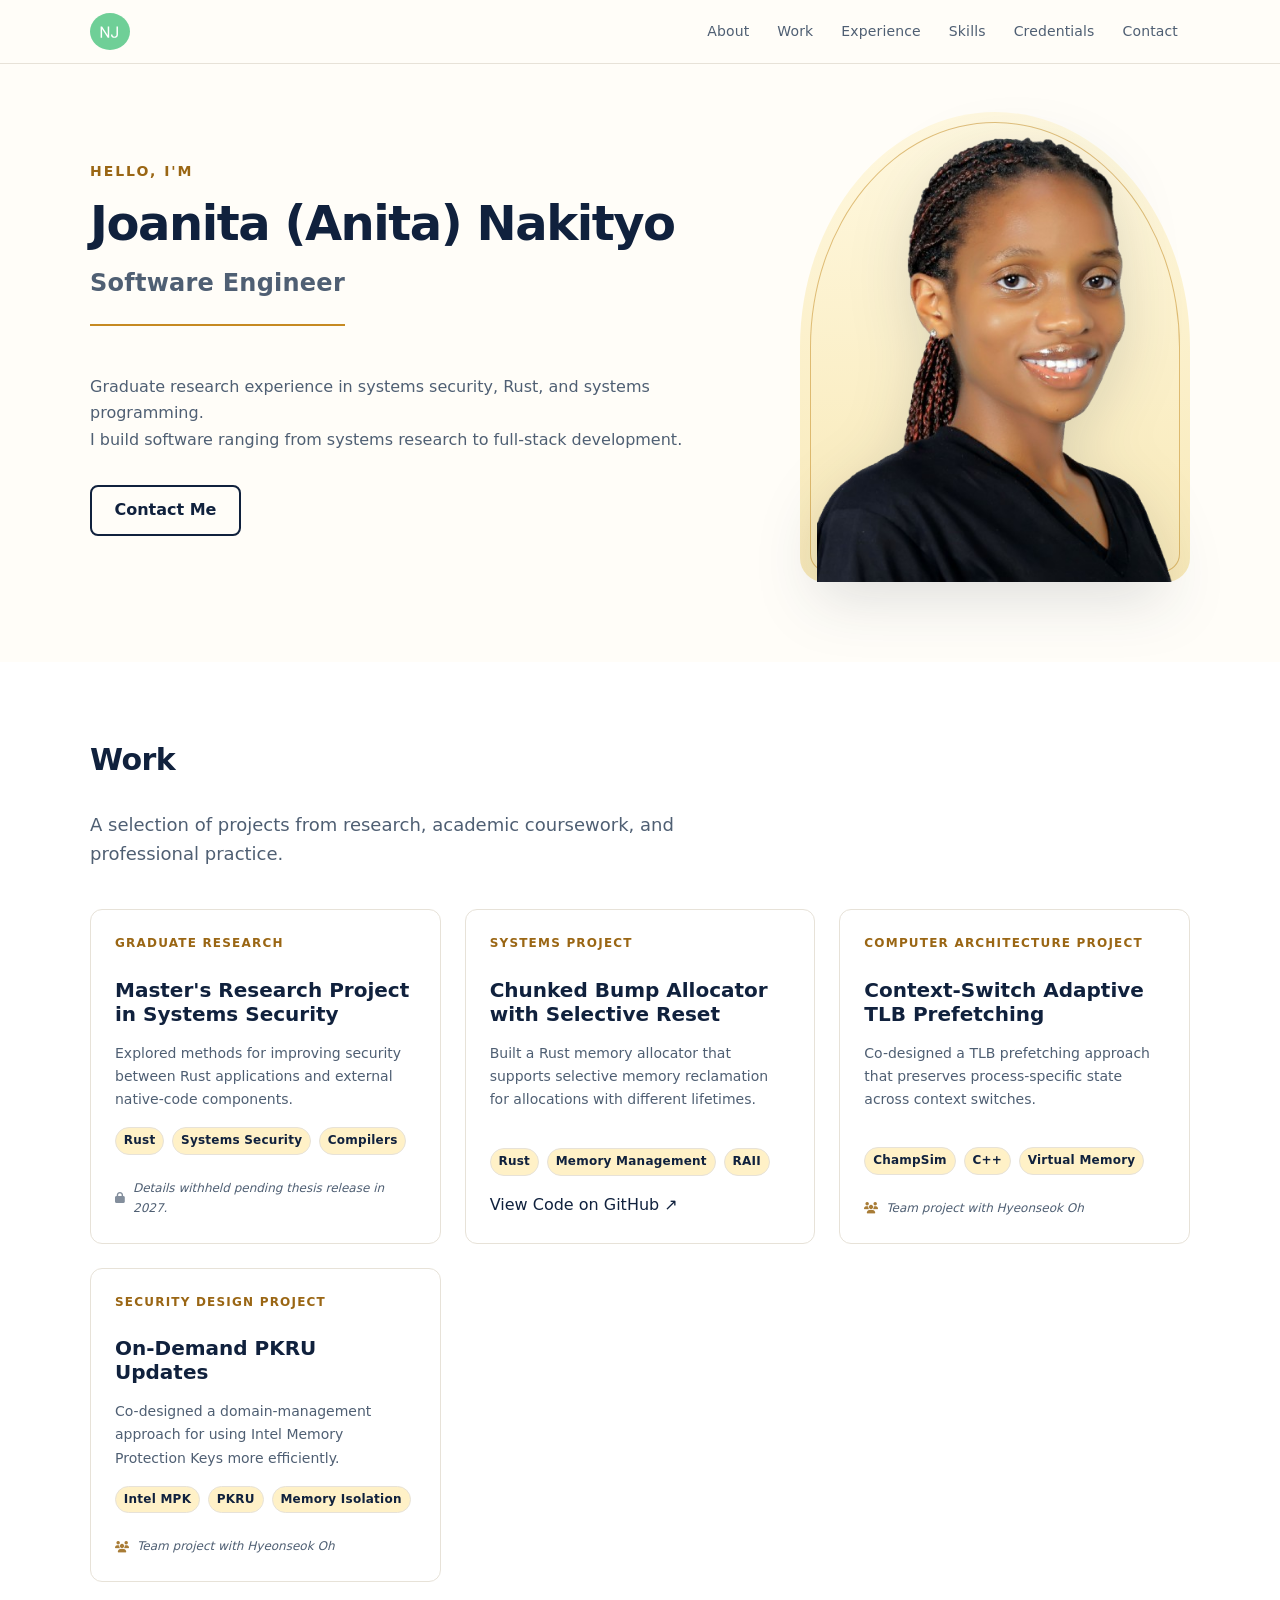
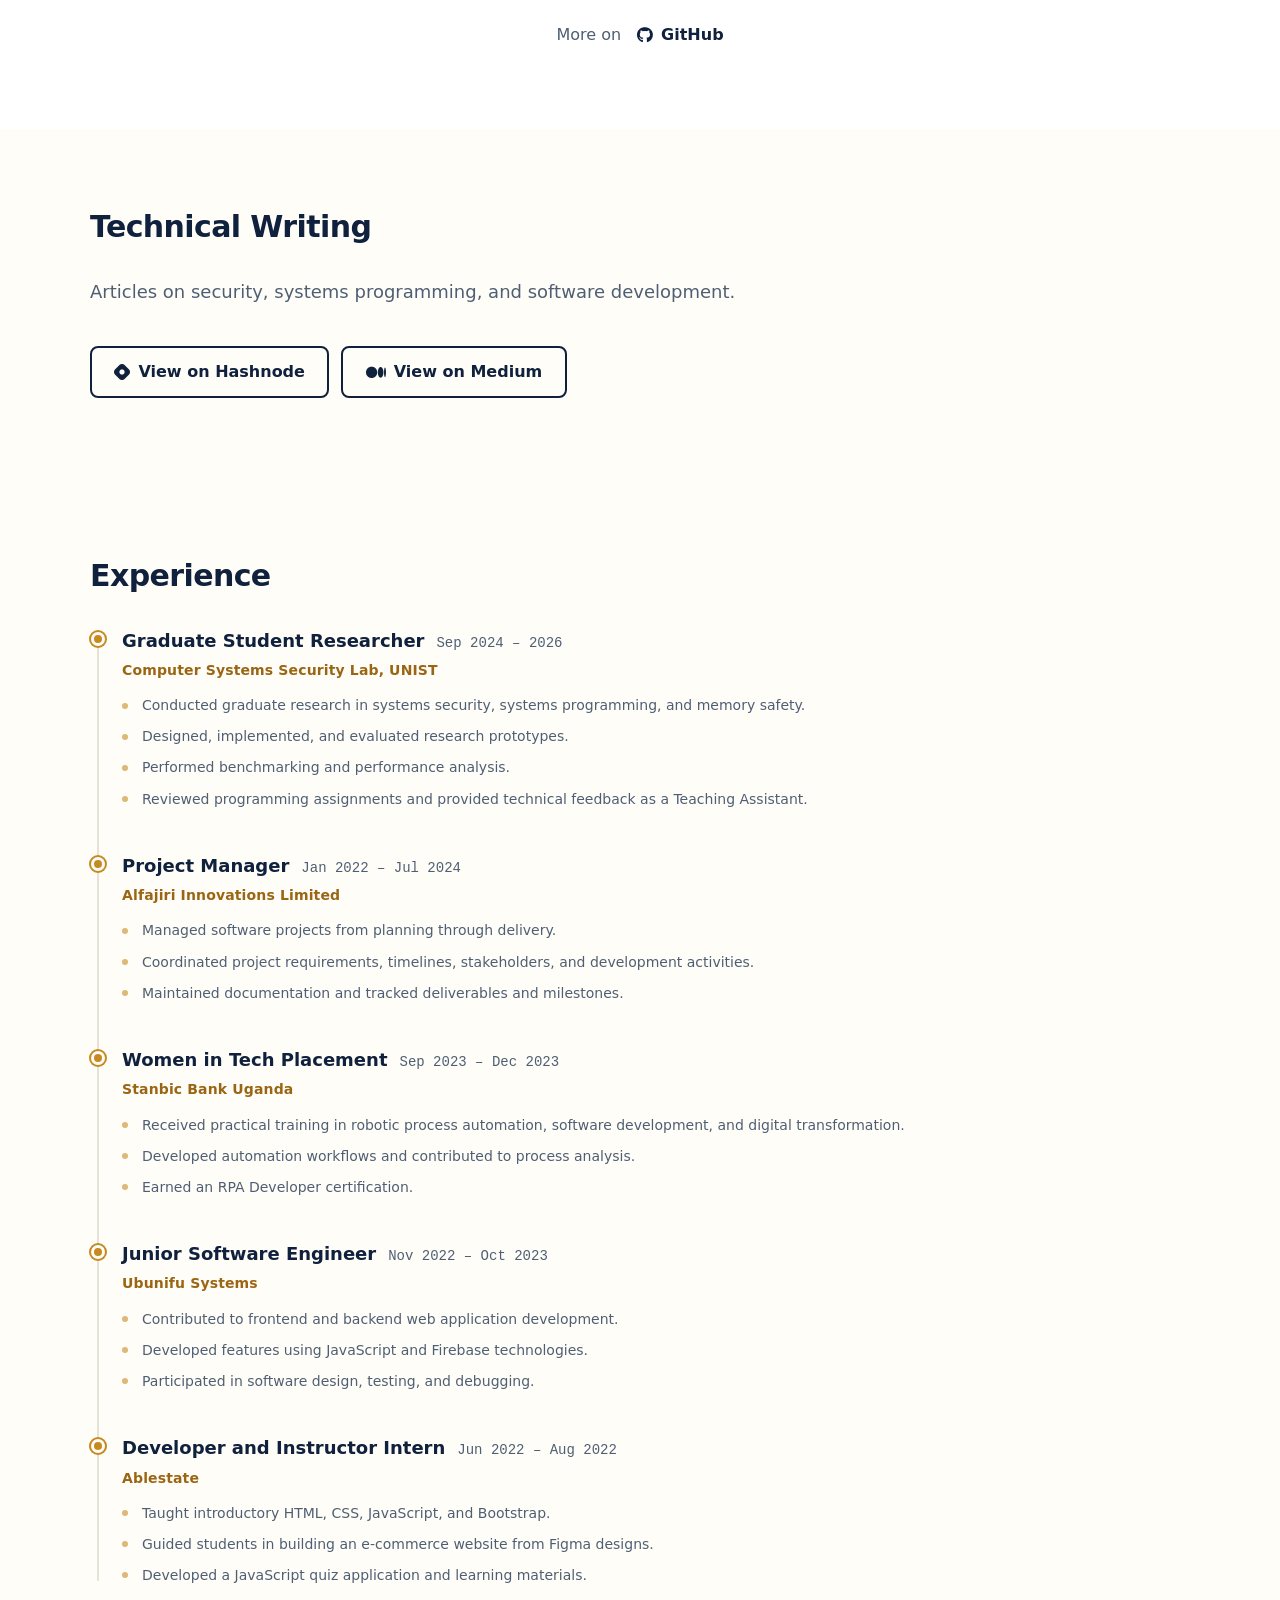
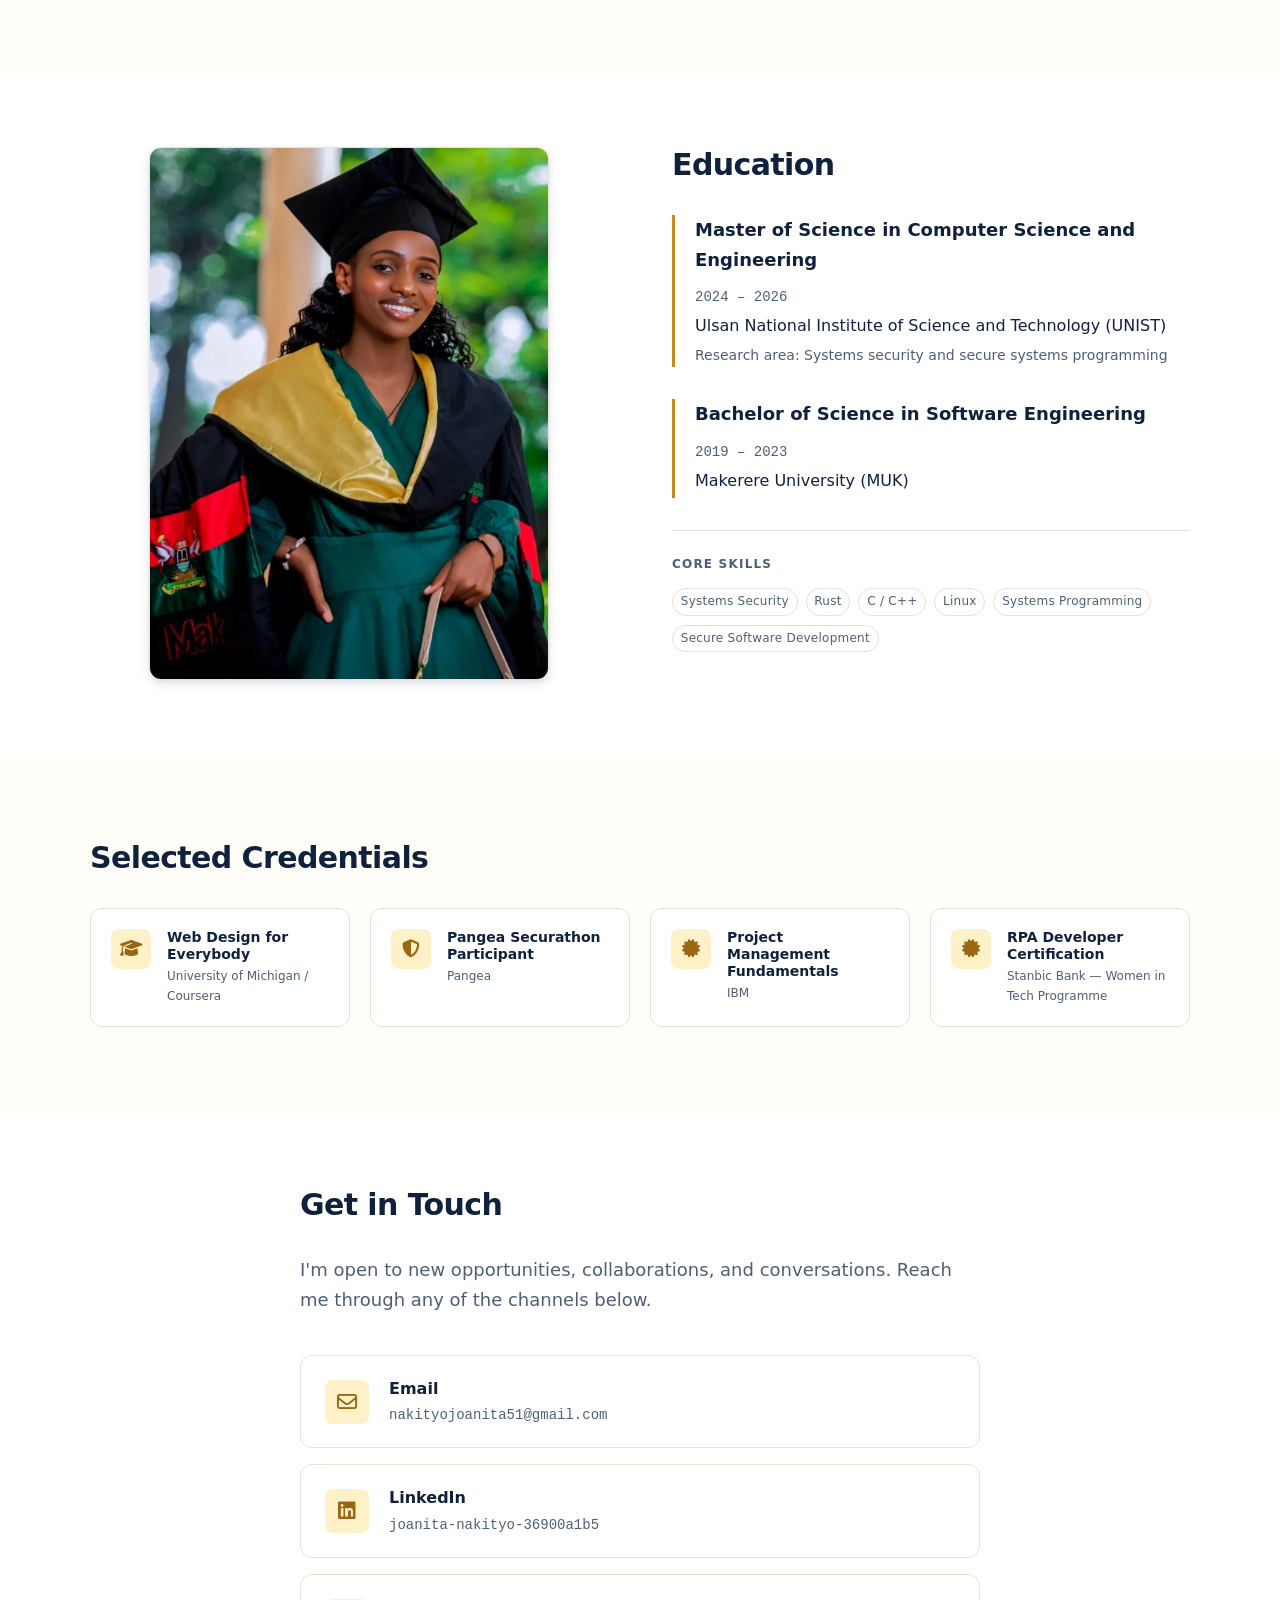
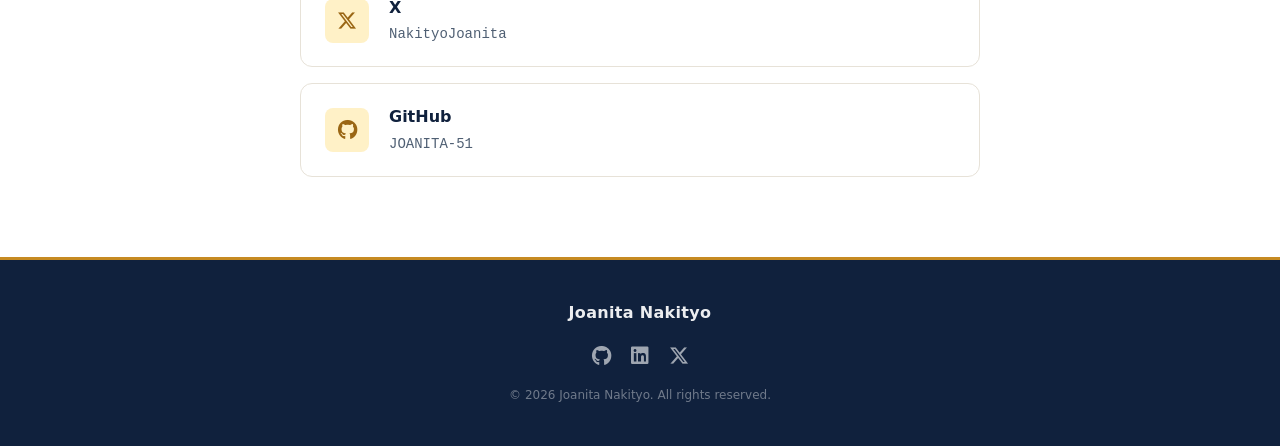
<file: index.html>
<!DOCTYPE html>
<html lang="en">
<head>
  <meta charset="UTF-8">
  <meta name="viewport" content="width=device-width, initial-scale=1.0">

  <!-- SEO -->
  <title>Joanita Nakityo — Software Engineer</title>
  <meta name="description" content="Joanita Nakityo is a software engineer with graduate research experience in systems security, secure systems programming, and Rust. Based in South Korea, open to relocation.">
  <link rel="canonical" href="https://joanita-51.github.io/">

  <!-- Open Graph -->
  <meta property="og:type"        content="website">
  <meta property="og:url"         content="https://joanita-51.github.io/">
  <meta property="og:title"       content="Joanita Nakityo — Software Engineer">
  <meta property="og:description" content="Software engineer with graduate research experience in systems security, secure systems programming, and Rust.">
  <!-- TODO: replace with a dedicated 1200×630 social-preview image when available -->
  <meta property="og:image"       content="https://joanita-51.github.io/assets/images/profile.jpg">

  <!-- Twitter Card -->
  <meta name="twitter:card"        content="summary_large_image">
  <meta name="twitter:title"       content="Joanita Nakityo — Software Engineer">
  <meta name="twitter:description" content="Software engineer with graduate research experience in systems security, secure systems programming, and Rust.">
  <meta name="twitter:image"       content="https://joanita-51.github.io/assets/images/profile.jpg">

  <!-- Favicon -->
  <link rel="icon" href="assets/images/logo.svg" type="image/svg+xml">

  <!-- Styles -->
  <link rel="stylesheet" href="assets/css/styles.css">

  <!-- Font Awesome 6.7.2 (cdnjs — self-contained, no kit script) -->
  <link rel="stylesheet" href="https://cdnjs.cloudflare.com/ajax/libs/font-awesome/6.7.2/css/all.min.css" integrity="sha512-Evv84Mr4kqVGRNSgIGL/F/aIDqQb7xQ2vcrdIwxfjThSH8CSR7PBEakCr51Ck+w+/U6swU2Im1vVX0SVk9ABhg==" crossorigin="anonymous" referrerpolicy="no-referrer">
</head>
<body>

  <!-- Skip navigation -->
  <a class="skip-nav" href="#main-content">Skip to main content</a>

  <!-- ========================================================
       HEADER / NAV
  ======================================================== -->
  <header class="site-header" id="top">
    <nav class="nav-bar" aria-label="Primary navigation">
      <div class="nav-inner">

        <a href="#intro" class="nav-logo" aria-label="Joanita Nakityo — home">
          <img src="assets/images/logo.svg" width="48" height="48" alt="">
        </a>

        <!-- Hamburger (mobile) -->
        <button class="nav-toggle" id="nav-toggle" aria-controls="nav-menu" aria-expanded="false" aria-label="Open navigation menu">
          <span class="hamburger-bar"></span>
          <span class="hamburger-bar"></span>
          <span class="hamburger-bar"></span>
        </button>

        <ul class="nav-links" id="nav-menu" role="list">
          <li><a href="#intro"       class="nav-link">About</a></li>
          <li><a href="#work"        class="nav-link">Work</a></li>
          <li><a href="#experience"  class="nav-link">Experience</a></li>
          <li><a href="#skills"      class="nav-link">Skills</a></li>
          <li><a href="#credentials" class="nav-link">Credentials</a></li>
          <li><a href="#contact"     class="nav-link">Contact</a></li>
        </ul>

      </div>
    </nav>
  </header>

  <main id="main-content">

    <!-- ========================================================
         INTRODUCTION  (combined hero + about)
    ======================================================== -->
    <section class="intro-section" id="intro" aria-labelledby="intro-heading">
      <div class="container intro-grid">

        <!-- ── Text ── -->
        <div class="intro-text">
          <p class="intro-eyebrow">Hello, I'm</p>
          <h1 id="intro-heading" class="intro-name">Joanita (Anita) Nakityo</h1>
          <p class="intro-role">Software Engineer</p>

          <div class="intro-body">
            <p>
              Graduate research experience in systems security, Rust, and systems programming. <br/>
              I build software ranging from systems research to full-stack development.
            </p>

          </div>

          <div class="intro-actions">
            <!-- <a
              href="assets/documents/Joanita_Nakityo_Systems_Software_Resume.pdf"
              class="btn btn-outline"
              target="_blank"
              rel="noopener noreferrer"
            >
              <i class="fa-regular fa-file-lines" aria-hidden="true"></i> View Résumé
            </a> -->
            <a href="#contact" class="btn btn-ghost">Contact Me</a>
          </div>
        </div>

        <!-- ── Portrait ── -->
        <div class="intro-portrait-wrap">
          <img
            src="assets/images/joanita-profile.png"
            alt="Portrait of Joanita Nakityo."
            class="intro-portrait"
            width="435"
            height="574"
          >
        </div>

      </div>
    </section>

    <!-- ========================================================
         WORK
    ======================================================== -->
    <section class="section" id="work" aria-labelledby="work-heading">
      <div class="container">

        <h2 id="work-heading" class="section-title">Work</h2>
        <p class="section-lead">A selection of projects from research, academic coursework, and professional practice.</p>

        <div class="project-grid">

          <!-- Master's Research Project — embargoed -->
          <article class="project-card" aria-labelledby="proj-research-title">
            <div class="project-card-body">
              <span class="project-category">Graduate Research</span>
              <h3 id="proj-research-title" class="project-title">Master's Research Project in Systems Security</h3>
              <p class="project-desc">Explored methods for improving security between Rust applications and external native-code components.</p>
              <ul class="tag-list" aria-label="Technologies">
                <li class="tag">Rust</li>
                <li class="tag">Systems Security</li>
                <li class="tag">Compilers</li>
              </ul>
              <p class="project-collab project-collab--embargo">
                <i class="fa-solid fa-lock" aria-hidden="true"></i>
                Details withheld pending thesis release in 2027.
              </p>
            </div>
          </article>

         
          <!-- Chunked Bump Allocator with Selective Reset -->
          <article class="project-card" aria-labelledby="proj-allocator-title">
            <div class="project-card-body">
              <span class="project-category">Systems Project</span>
              <h3 id="proj-allocator-title" class="project-title">Chunked Bump Allocator with Selective Reset</h3>
              <p class="project-desc">Built a Rust memory allocator that supports selective memory reclamation for allocations with different lifetimes.</p>
              <ul class="tag-list" aria-label="Technologies">
                <li class="tag">Rust</li>
                <li class="tag">Memory Management</li>
                <li class="tag">RAII</li>
              </ul>
              <a
                href="https://github.com/joanita-51/chunked-bump-allocator"
                class="project-link"
                target="_blank"
                rel="noopener noreferrer"
                aria-label="View Chunked Bump Allocator source code on GitHub (opens in a new tab)"
              >
                View Code on GitHub ↗
              </a>
            </div>
          </article>

          <!-- Context-Switch Adaptive TLB Prefetching -->
          <article class="project-card" aria-labelledby="proj-tlb-title">
            <div class="project-card-body">
              <span class="project-category">Computer Architecture Project</span>
              <h3 id="proj-tlb-title" class="project-title">Context-Switch Adaptive TLB Prefetching</h3>
              <p class="project-desc">Co-designed a TLB prefetching approach that preserves process-specific state across context switches.</p>
              <ul class="tag-list" aria-label="Technologies">
                <li class="tag">ChampSim</li>
                <li class="tag">C++</li>
                <li class="tag">Virtual Memory</li>
              </ul>
              <p class="project-collab">
                <i class="fa-solid fa-users" aria-hidden="true"></i>
                Team project with Hyeonseok Oh
              </p>
            </div>
          </article>

          <!-- On-Demand PKRU Updates -->
          <article class="project-card" aria-labelledby="proj-pkru-title">
            <div class="project-card-body">
              <span class="project-category">Security Design Project</span>
              <h3 id="proj-pkru-title" class="project-title">On-Demand PKRU Updates</h3>
              <p class="project-desc">Co-designed a domain-management approach for using Intel Memory Protection Keys more efficiently.</p>
              <ul class="tag-list" aria-label="Technologies">
                <li class="tag">Intel MPK</li>
                <li class="tag">PKRU</li>
                <li class="tag">Memory Isolation</li>
              </ul>
              <p class="project-collab">
                <i class="fa-solid fa-users" aria-hidden="true"></i>
                Team project with Hyeonseok Oh
              </p>
            </div>
          </article>

           <!-- Schotrix 
          <article class="project-card" aria-labelledby="proj-schotrix-title">
            <div class="project-card-img-wrap">
              <img src="assets/images/schotrix.jpg" alt="Schotrix school booking application screenshot" class="project-img">
            </div>
            <div class="project-card-body">
              <span class="project-category">Web Application</span>
              <h3 id="proj-schotrix-title" class="project-title">Schotrix</h3>
              <p class="project-desc">Built a responsive school booking and scheduling application using the MERN stack.</p>
              <ul class="tag-list" aria-label="Technologies">
                <li class="tag">MongoDB</li>
                <li class="tag">Express</li>
                <li class="tag">React</li>
                <li class="tag">Node.js</li>
              </ul>
              <div class="project-actions">
                <a href="https://schotrix.netlify.app/" class="btn btn-sm btn-outline" target="_blank" rel="noopener noreferrer">
                  View Project <i class="fa-solid fa-arrow-up-right-from-square" aria-hidden="true"></i>
                </a>
              </div>
            </div>
          </article> -->

          <!-- Quizote -->
          <!-- <article class="project-card" aria-labelledby="proj-quizote-title">
            <div class="project-card-img-wrap">
              <img src="assets/images/quizote.png" alt=" AI-assisted web development quiz application" class="project-img">
            </div>
            <div class="project-card-body">
              <span class="project-category">Learning Application</span>
              <h3 id="proj-quizote-title" class="project-title">Learning Application</h3>
              <p class="project-desc">Built a responsive learning application with guided quiz navigation  and explanations for beginner developers
                learning safe AI-assisted coding.</p>
              <div class="project-actions">
                <a href="https://ai-code-quiz.netlify.app/" class="btn btn-sm btn-outline" target="_blank" rel="noopener noreferrer">
                  View Project <i class="fa-solid fa-arrow-up-right-from-square" aria-hidden="true"></i>
                </a>
              </div>
            </div>
          </article>

          <!-- E-Tourism Uganda 
          <article class="project-card" aria-labelledby="proj-etourism-title">
            <div class="project-card-img-wrap">
              <img src="assets/images/e-tourism-uganda.png" alt="E-Tourism Uganda application screenshot" class="project-img">
            </div>
            <div class="project-card-body">
              <span class="project-category">Web Application</span>
              <h3 id="proj-etourism-title" class="project-title">E-Tourism Uganda</h3>
              <p class="project-desc">Created a responsive tourism website for discovering destinations and travel experiences in Uganda.</p>
              <div class="project-actions">
                <a href="https://e-tourism-uganda.netlify.app/" class="btn btn-sm btn-outline" target="_blank" rel="noopener noreferrer">
                  View Project <i class="fa-solid fa-arrow-up-right-from-square" aria-hidden="true"></i>
                </a>
              </div>
            </div>
          </article>

          <!-- Angella's Shop
          <article class="project-card" aria-labelledby="proj-angella-title">
            <div class="project-card-img-wrap">
              <img src="assets/images/angella-shop.png" alt="e-commerce application screenshot" class="project-img">
            </div>
            <div class="project-card-body">
              <span class="project-category">Teaching Project</span>
              <h3 id="proj-angella-title" class="project-title">Angella's Shop</h3>
              <p class="project-desc">Built a responsive shop interface collaboratively with students while teaching Bootstrap.</p>
              <ul class="tag-list" aria-label="Technologies">
                <li class="tag">HTML</li>
                <li class="tag">CSS</li>
                <li class="tag">Bootstrap</li>
              </ul>
              <p class="project-collab">
                <i class="fa-solid fa-users" aria-hidden="true"></i>
                Built collaboratively with students
              </p>
              <div class="project-actions">
                <a href="https://angella-shop.netlify.app/" class="btn btn-sm btn-outline" target="_blank" rel="noopener noreferrer">
                  View Project <i class="fa-solid fa-arrow-up-right-from-square" aria-hidden="true"></i>
                </a>
              </div>
            </div>
          </article> -->

        </div><!-- /.project-grid -->

        <p class="work-more">
          More on
          <a href="https://github.com/JOANITA-51" target="_blank" rel="noopener noreferrer" aria-label="JOANITA-51 GitHub profile">
            <i class="fa-brands fa-github" aria-hidden="true"></i> GitHub
          </a>
        </p>

      </div>
    </section>

    <!-- ========================================================
         TECHNICAL WRITING
    ======================================================== -->
    <section class="section section-alt" id="writing" aria-labelledby="writing-heading">
      <div class="container">

        <h2 id="writing-heading" class="section-title">Technical Writing</h2>
        <p class="section-lead">Articles on security, systems programming, and software development.</p>

        <!-- Article cards are omitted: no verified direct article URLs are currently available.
             Add individual article cards here once direct URLs are confirmed.
             Profile links below point to the full article archives. -->

        <div class="writing-profiles">
          <a href="https://hashnode.com/@Joanita" class="btn btn-outline" target="_blank" rel="noopener noreferrer">
            <i class="fa-brands fa-hashnode" aria-hidden="true"></i> View on Hashnode
          </a>
          <a href="https://medium.com/@nakityoanita" class="btn btn-outline" target="_blank" rel="noopener noreferrer">
            <i class="fa-brands fa-medium" aria-hidden="true"></i> View on Medium
          </a>
        </div>

      </div>
    </section>

    <!-- ========================================================
         EXPERIENCE
    ======================================================== -->
    <section class="section section-alt" id="experience" aria-labelledby="experience-heading">
      <div class="container">
        <h2 id="experience-heading" class="section-title">Experience</h2>

        <ol class="timeline" role="list">

          <li class="timeline-item">
            <div class="timeline-marker" aria-hidden="true"></div>
            <div class="timeline-body">
              <div class="timeline-header">
                <h3 class="timeline-role">Graduate Student Researcher</h3>
                <span class="timeline-period">Sep 2024 – <!-- TODO: confirm official ending month in 2026 --> 2026</span>
              </div>
              <p class="timeline-org">Computer Systems Security Lab, UNIST</p>
              <ul class="timeline-bullets">
                <li>Conducted graduate research in systems security, systems programming, and memory safety.</li>
                <li>Designed, implemented, and evaluated research prototypes.</li>
                <li>Performed benchmarking and performance analysis.</li>
                <li>Reviewed programming assignments and provided technical feedback as a Teaching Assistant.</li>
              </ul>
            </div>
          </li>

          <li class="timeline-item">
            <div class="timeline-marker" aria-hidden="true"></div>
            <div class="timeline-body">
              <div class="timeline-header">
                <h3 class="timeline-role">Project Manager</h3>
                <span class="timeline-period">Jan 2022 – Jul 2024</span>
              </div>
              <p class="timeline-org">Alfajiri Innovations Limited</p>
              <ul class="timeline-bullets">
                <li>Managed software projects from planning through delivery.</li>
                <li>Coordinated project requirements, timelines, stakeholders, and development activities.</li>
                <li>Maintained documentation and tracked deliverables and milestones.</li>
              </ul>
            </div>
          </li>

          <li class="timeline-item">
            <div class="timeline-marker" aria-hidden="true"></div>
            <div class="timeline-body">
              <div class="timeline-header">
                <h3 class="timeline-role">Women in Tech Placement</h3>
                <span class="timeline-period">Sep 2023 – Dec 2023</span>
              </div>
              <p class="timeline-org">Stanbic Bank Uganda</p>
              <ul class="timeline-bullets">
                <li>Received practical training in robotic process automation, software development, and digital transformation.</li>
                <li>Developed automation workflows and contributed to process analysis.</li>
                <li>Earned an RPA Developer certification.</li>
              </ul>
            </div>
          </li>

          <li class="timeline-item">
            <div class="timeline-marker" aria-hidden="true"></div>
            <div class="timeline-body">
              <div class="timeline-header">
                <h3 class="timeline-role">Junior Software Engineer</h3>
                <span class="timeline-period">Nov 2022 – Oct 2023</span>
              </div>
              <p class="timeline-org">Ubunifu Systems</p>
              <ul class="timeline-bullets">
                <li>Contributed to frontend and backend web application development.</li>
                <li>Developed features using JavaScript and Firebase technologies.</li>
                <li>Participated in software design, testing, and debugging.</li>
              </ul>
            </div>
          </li>

          <li class="timeline-item">
            <div class="timeline-marker" aria-hidden="true"></div>
            <div class="timeline-body">
              <div class="timeline-header">
                <h3 class="timeline-role">Developer and Instructor Intern</h3>
                <span class="timeline-period">Jun 2022 – Aug 2022</span>
              </div>
              <p class="timeline-org">Ablestate</p>
              <ul class="timeline-bullets">
                <li>Taught introductory HTML, CSS, JavaScript, and Bootstrap.</li>
                <li>Guided students in building an e-commerce website from Figma designs.</li>
                <li>Developed a JavaScript quiz application and learning materials.</li>
              </ul>
            </div>
          </li>

        </ol>
      </div>
    </section>


    <!-- ========================================================
         TESTIMONIALS (commented out — re-enable when needed)
    ========================================================
    <section class="section section-alt" id="testimonials" aria-labelledby="testimonials-heading">
      <div class="container">
        <h2 id="testimonials-heading" class="section-title">Testimonials</h2>

        <div class="carousel-wrapper">
          <button class="carousel-prev" aria-label="Previous testimonial">&#8249;</button>
          <button class="carousel-next" aria-label="Next testimonial">&#8250;</button>

          <ul class="carousel-track" role="list">

            <li class="testimonial-card">
              <img src="assets/images/kalenda.png" alt="Kalenda Racheal" class="testimonial-photo">
              <blockquote>
                <p>"Joanita is hardworking, dedicated, and a great team player. She consistently delivers quality work and is always willing to help others."</p>
                <footer><strong>Kalenda Racheal</strong> — Computer Scientist</footer>
              </blockquote>
            </li>

            <li class="testimonial-card">
              <img src="assets/images/mr-david-w.jpg" alt="David Wampamba" class="testimonial-photo">
              <blockquote>
                <p>"Joanita demonstrated exceptional technical skills and a strong work ethic throughout our time working together."</p>
                <footer><strong>David Wampamba</strong> — Coach</footer>
              </blockquote>
            </li>

            <li class="testimonial-card">
              <img src="assets/images/desire.jpg" alt="Desire Awori" class="testimonial-photo">
              <blockquote>
                <p>"She is one of the most focused and determined people I have studied alongside. Her passion for technology is inspiring."</p>
                <footer><strong>Desire Awori</strong> — Classmate</footer>
              </blockquote>
            </li>

            <li class="testimonial-card">
              <img src="assets/images/joan.jpg" alt="Joanita Anyango" class="testimonial-photo">
              <blockquote>
                <p>"Working with Joanita was a pleasure. She brings clarity, creativity, and commitment to every project."</p>
                <footer><strong>Joanita Anyango</strong> — Classmate</footer>
              </blockquote>
            </li>

            <li class="testimonial-card">
              <img src="assets/images/pully.jpg" alt="Mary Priscilla Kizza" class="testimonial-photo">
              <blockquote>
                <p>"Joanita is a reliable and skilled engineer. She always goes above and beyond to make sure the work is done right."</p>
                <footer><strong>Mary Priscilla Kizza</strong> — Classmate</footer>
              </blockquote>
            </li>

            <li class="testimonial-card">
              <img src="assets/images/halimah-b.jpg" alt="Bukirwa Halimah" class="testimonial-photo">
              <blockquote>
                <p>"Joanita has a great attitude and a genuine love for software engineering. She is both talented and humble."</p>
                <footer><strong>Bukirwa Halimah</strong> — Classmate</footer>
              </blockquote>
            </li>

          </ul>

          <div class="carousel-dots" aria-hidden="true"></div>
        </div>
      </div>
    </section>
    ======================================================== -->


    <!-- ========================================================
         SKILLS & EDUCATION
    ======================================================== -->
    <section class="section" id="skills" aria-labelledby="education-heading">
      <div class="container skills-education-grid">

        <!-- Graduation photograph -->
        <div class="edu-photo-col">
          <figure class="edu-photo-wrap">
            <img
              src="assets/images/graduation-photo.jpg"
              alt="Joanita Nakityo in graduation attire at Makerere University"
              class="edu-photo"
            >
            <!-- <figcaption class="edu-photo-caption">M.S. in Computer Science, UNIST — 2026.</figcaption> -->
          </figure>
        </div>

        <!-- Education + Core Skills -->
        <div>
          <h2 id="education-heading" class="section-title">Education</h2>

          <ul class="education-list" role="list">

            <li class="education-item">
              <div class="education-header">
                <h3 class="education-degree">Master of Science in Computer Science and Engineering</h3>
                <span class="education-period">2024 – 2026</span>
              </div>
              <p class="education-school">Ulsan National Institute of Science and Technology (UNIST)</p>
              <p class="education-note">Research area: Systems security and secure systems programming</p>
            </li>

            <li class="education-item">
              <div class="education-header">
                <h3 class="education-degree">Bachelor of Science in Software Engineering</h3>
                <span class="education-period">2019 – 2023</span>
              </div>
              <p class="education-school">Makerere University (MUK)</p>
            </li>

          </ul>

          <div class="edu-core-skills">
            <p class="edu-core-skills-label">Core Skills</p>
            <ul class="tag-list" role="list" aria-label="Core skills">
              <li><span class="tag tag--muted">Systems Security</span></li>
              <li><span class="tag tag--muted">Rust</span></li>
              <li><span class="tag tag--muted">C / C++</span></li>
              <li><span class="tag tag--muted">Linux</span></li>
              <li><span class="tag tag--muted">Systems Programming</span></li>
              <li><span class="tag tag--muted">Secure Software Development</span></li>
            </ul>
          </div>
        </div>

      </div>
    </section>

    <!-- ========================================================
         CREDENTIALS
    ======================================================== -->
    <section class="section section-alt" id="credentials" aria-labelledby="credentials-heading">
      <div class="container">
        <h2 id="credentials-heading" class="section-title">Selected Credentials</h2>

        <ul class="credential-list" role="list">

          <li class="credential-item">
            <div class="credential-icon" aria-hidden="true"><i class="fa-solid fa-graduation-cap"></i></div>
            <div class="credential-body">
              <p class="credential-name">
                <a
                  href="https://www.coursera.org/account/accomplishments/specialization/GL6L2THUTSXP"
                  target="_blank"
                  rel="noopener noreferrer"
                >
                  Web Design for Everybody

                </a>
              </p>
              <p class="credential-issuer">University of Michigan / Coursera</p>
            </div>
          </li>

          <li class="credential-item">
            <div class="credential-icon" aria-hidden="true"><i class="fa-solid fa-shield-halved"></i></div>
            <div class="credential-body">
              <p class="credential-name">
                <a
                  href="https://www.credly.com/badges/22b40c5f-5b13-439f-8806-cf3414dbfd44/public_url"
                  target="_blank"
                  rel="noopener noreferrer"
                >
                  Pangea Securathon Participant
                </a>
                
              </p>
              <p class="credential-issuer">Pangea</p>
            </div>
          </li>

          <li class="credential-item">
            <div class="credential-icon" aria-hidden="true"><i class="fa-solid fa-certificate"></i></div>
            <div class="credential-body">
              <p class="credential-name">
                <a
                  href="https://www.credly.com/badges/1a094e8f-0212-44ae-b0dc-cbdd351b13b2/public_url"
                  target="_blank"
                  rel="noopener noreferrer"
                >
                  Project Management Fundamentals
                </a>
              </p>
              <p class="credential-issuer">IBM</p>
            </div>
          </li> 
          
          <li class="credential-item">
            <div class="credential-icon" aria-hidden="true"><i class="fa-solid fa-certificate"></i></div>
            <div class="credential-body">
              <p class="credential-name">RPA Developer Certification</p>
              <p class="credential-issuer">Stanbic Bank — Women in Tech Programme</p>
            </div>
          </li>          

        </ul>
      </div>
    </section>

    <!-- ========================================================
         CONTACT
    ======================================================== -->
    <section class="section" id="contact" aria-labelledby="contact-heading">
      <div class="container contact-inner">

        <h2 id="contact-heading" class="section-title">Get in Touch</h2>
        <p class="section-lead">I'm open to new opportunities, collaborations, and conversations. Reach me through any of the channels below.</p>

        <ul class="contact-links" role="list">

          <li>
            <a href="mailto:nakityojoanita51@gmail.com" class="contact-link">
              <span class="contact-link-icon" aria-hidden="true"><i class="fa-regular fa-envelope"></i></span>
              <span class="contact-link-text">
                <strong>Email</strong>
                <span>nakityojoanita51@gmail.com</span>
              </span>
            </a>
          </li>

          <li>
            <a href="https://www.linkedin.com/in/joanita-nakityo-36900a1b5/" class="contact-link" target="_blank" rel="noopener noreferrer" aria-label="LinkedIn profile">
              <span class="contact-link-icon" aria-hidden="true"><i class="fa-brands fa-linkedin"></i></span>
              <span class="contact-link-text">
                <strong>LinkedIn</strong>
                <span>joanita-nakityo-36900a1b5</span>
              </span>
            </a>
          </li>

          <li>
            <a href="https://x.com/NakityoJoanita/" class="contact-link" target="_blank" rel="noopener noreferrer" aria-label="X profile">
              <span class="contact-link-icon" aria-hidden="true"><i class="fa-brands fa-x-twitter"></i></span>
              <span class="contact-link-text">
                <strong>X</strong>
                <span>NakityoJoanita</span>
              </span>
            </a>
          </li>

          <li>
            <a href="https://github.com/JOANITA-51" class="contact-link" target="_blank" rel="noopener noreferrer" aria-label="GitHub profile">
              <span class="contact-link-icon" aria-hidden="true"><i class="fa-brands fa-github"></i></span>
              <span class="contact-link-text">
                <strong>GitHub</strong>
                <span>JOANITA-51</span>
              </span>
            </a>
          </li>

        </ul>

      </div>
    </section>

  </main><!-- /#main-content -->

  <!-- ========================================================
       FOOTER
  ======================================================== -->
  <footer class="site-footer">
    <div class="container footer-inner">

      <p class="footer-name">Joanita Nakityo</p>

      <ul class="footer-social" role="list">
        <li>
          <a href="https://github.com/JOANITA-51" target="_blank" rel="noopener noreferrer" aria-label="GitHub profile">
            <i class="fa-brands fa-github" aria-hidden="true"></i>
          </a>
        </li>
        <li>
          <a href="https://www.linkedin.com/in/joanita-nakityo-36900a1b5/" target="_blank" rel="noopener noreferrer" aria-label="LinkedIn profile">
            <i class="fa-brands fa-linkedin" aria-hidden="true"></i>
          </a>
        </li>
        <li>
          <a href="https://twitter.com/NakityoJoanita" target="_blank" rel="noopener noreferrer" aria-label="Twitter / X profile (@NakityoJoanita)">
            <i class="fa-brands fa-x-twitter" aria-hidden="true"></i>
          </a>
        </li>
      </ul>

      <p class="footer-copy">
        &copy; <span id="copyright-year"></span> Joanita Nakityo. All rights reserved.
      </p>

    </div>
  </footer>

  <script src="assets/js/main.js" defer></script>
</body>
</html>
</file>
<file: assets/css/styles.css>
/* ============================================================
   JOANITA NAKITYO — PORTFOLIO
   styles.css
   Zero external frameworks. CSS custom properties throughout.
   Breakpoints: 480px | 768px | 1024px | 1280px
   ============================================================ */

/* ─── Custom properties ─────────────────────────────────── */
:root {
  /* ── Brand palette ── */
  /*--color-navy:   #162238;   /* headings, nav, footer, strong contrast  */
  /* --color-ivory:  #F7F4EF;   /* dominant page / hero background          */
  /*--color-gold:   #C69A45;   /* restrained accent: buttons, markers, etc */
  /*--color-slate:  #667085;   /* body text, dates, metadata, secondary    */
  /*--color-white:  #FFFFFF;   /* cards, alternating section backgrounds   */


  /* Derived tints (used for hover/active states & backgrounds) */
  /*--color-gold-light:  #f3e8cc;  /* very pale gold tint for tag backgrounds  */
  /*--color-gold-dark:   #a07e35;  /* darker gold for hover/focus              */
  /*--color-navy-light:  #1e3050;  /* slightly lighter navy for hovers          */
  /*--color-ivory-dark:  #ede9e2;  /* slightly darker ivory for section-alt    */
  /*--color-border:      #ddd9d1;  /* subtle warm border                        */

    /* Brighter brand palette */
  --color-navy:   #10213d;
  --color-ivory:  #fffdf8;
  --color-gold:   #c68a22;
  --color-slate:  #4f5f73;
  --color-white:  #ffffff;

  --color-gold-light: #fff1c7;
  --color-gold-dark:  #9a6614;
  --color-navy-light: #19375f;
  --color-ivory-dark: #f8f5ee;
  --color-border:     #e7e2d8;
  
  /* Legacy aliases kept for one-line swap elsewhere in the file */
  --color-bg:          var(--color-ivory);
  --color-surface:     var(--color-white);
  --color-surface-alt: var(--color-ivory-dark);
  --color-text:        var(--color-navy);
  --color-text-muted:  var(--color-slate);
  --color-accent:      var(--color-gold);
  --color-accent-dark: var(--color-gold-dark);
  --color-accent-bg:   var(--color-gold-light);
  --color-notice-bg:   #f5f0e6;
  --color-notice-border: #e2d4b2;

  /* Typography */
  --font-sans: -apple-system, "Segoe UI", system-ui, "Helvetica Neue", Arial, sans-serif;
  --font-mono: "SFMono-Regular", Consolas, "Liberation Mono", Menlo, monospace;

  --text-xs:   0.75rem;
  --text-sm:   0.875rem;
  --text-base: 1rem;
  --text-lg:   1.125rem;
  --text-xl:   1.25rem;
  --text-2xl:  1.5rem;
  --text-3xl:  1.875rem;
  --text-4xl:  2.25rem;
  --text-5xl:  3rem;

  --leading-tight:  1.2;
  --leading-normal: 1.65;

  /* Spacing */
  --space-1: 0.25rem;
  --space-2: 0.5rem;
  --space-3: 0.75rem;
  --space-4: 1rem;
  --space-5: 1.25rem;
  --space-6: 1.5rem;
  --space-8: 2rem;
  --space-10: 2.5rem;
  --space-12: 3rem;
  --space-16: 4rem;
  --space-20: 5rem;
  --space-24: 6rem;

  /* Layout */
  --max-width: 1100px;
  --nav-height: 64px;

  /* Radius */
  --radius-sm: 4px;
  --radius-md: 8px;
  --radius-lg: 12px;
  --radius-xl: 16px;
  --radius-full: 9999px;

  /* Shadows */
  --shadow-sm: 0 1px 3px rgba(22,34,56,0.07), 0 1px 2px rgba(22,34,56,0.05);
  --shadow-md: 0 4px 12px rgba(22,34,56,0.10), 0 2px 4px rgba(22,34,56,0.06);
  --shadow-lg: 0 12px 32px rgba(22,34,56,0.10), 0 4px 8px rgba(22,34,56,0.06);

  /* Transitions */
  --ease: cubic-bezier(0.4, 0, 0.2, 1);
  --duration: 200ms;
}


/* ─── Reset & base ───────────────────────────────────────── */
*, *::before, *::after {
  box-sizing: border-box;
  margin: 0;
  padding: 0;
}

html {
  scroll-behavior: smooth;
  scroll-padding-top: var(--nav-height);
}

body {
  background-color: var(--color-ivory);
  color: var(--color-navy);
  font-family: var(--font-sans);
  font-size: var(--text-base);
  line-height: var(--leading-normal);
  -webkit-font-smoothing: antialiased;
  overflow-x: hidden;
}

img {
  display: block;
  max-width: 100%;
  height: auto;
}

ul, ol {
  list-style: none;
}

a {
  color: var(--color-navy);
  text-decoration: none;
}

a:hover {
  color: var(--color-gold-dark);
  text-decoration: underline;
  text-decoration-color: var(--color-gold);
  text-decoration-thickness: 2px;
}

/* Reduced motion */
@media (prefers-reduced-motion: reduce) {
  html { scroll-behavior: auto; }
  *, *::before, *::after {
    animation-duration: 0.01ms !important;
    transition-duration: 0.01ms !important;
  }
}


/* ─── Skip navigation ────────────────────────────────────── */
.skip-nav {
  position: absolute;
  top: -100%;
  left: var(--space-4);
  z-index: 9999;
  background: var(--color-navy);
  color: var(--color-white);
  padding: var(--space-2) var(--space-4);
  border-radius: 0 0 var(--radius-md) var(--radius-md);
  font-weight: 600;
  font-size: var(--text-sm);
  text-decoration: none;
  transition: top var(--duration) var(--ease);
}
.skip-nav:focus {
  top: 0;
  outline: 3px solid var(--color-gold);
  outline-offset: 2px;
  text-decoration: none;
}


/* ─── Layout helpers ─────────────────────────────────────── */
.container {
  width: min(var(--max-width), 100% - var(--space-8));
  margin-inline: auto;
}

.section {
  padding-block: var(--space-20);
  background-color: var(--color-white);
}

.section-alt {
  background-color: var(--color-ivory);
}

.section-title {
  font-size: var(--text-3xl);
  font-weight: 700;
  color: var(--color-navy);
  letter-spacing: -0.02em;
  margin-bottom: var(--space-8);
  line-height: var(--leading-tight);
}

.section-lead {
  color: var(--color-slate);
  font-size: var(--text-lg);
  max-width: 60ch;
  margin-bottom: var(--space-10);
}


/* ─── Focus states ───────────────────────────────────────── */
:focus-visible {
  outline: 3px solid var(--color-gold);
  outline-offset: 3px;
  border-radius: var(--radius-sm);
}


/* ─── Buttons ────────────────────────────────────────────── */
.btn {
  display: inline-flex;
  align-items: center;
  gap: var(--space-2);
  padding: 0.65em 1.4em;
  font-family: var(--font-sans);
  font-size: var(--text-base);
  font-weight: 600;
  border-radius: var(--radius-md);
  border: 2px solid transparent;
  cursor: pointer;
  text-decoration: none;
  transition: background-color var(--duration) var(--ease),
              color var(--duration) var(--ease),
              border-color var(--duration) var(--ease),
              box-shadow var(--duration) var(--ease);
  white-space: nowrap;
}
.btn:hover { text-decoration: none; }

/* Primary: gold background, navy text — high contrast (5.3:1) */
.btn-primary {
  background-color: var(--color-gold);
  color: var(--color-navy);
  border-color: var(--color-gold);
}
.btn-primary:hover,
.btn-primary:focus-visible {
  background-color: var(--color-gold-dark);
  border-color: var(--color-gold-dark);
  color: var(--color-navy);
  box-shadow: 0 0 0 3px rgba(198,154,69,0.35);
}

/* Outline: navy border and text */
.btn-outline {
  background-color: transparent;
  color: var(--color-navy);
  border-color: var(--color-navy);
}
.btn-outline:hover,
.btn-outline:focus-visible {
  background-color: var(--color-navy);
  color: var(--color-white);
  border-color: var(--color-navy);
}

/* Ghost: used on dark/photo backgrounds */
.btn-ghost {
  background-color: transparent;
  color: var(--color-navy);
  border-color: var(--color-navy);
  border-width: 2px;
}
.btn-ghost:hover,
.btn-ghost:focus-visible {
  background-color: var(--color-navy);
  color: var(--color-white);
  border-color: var(--color-navy);
}

.btn-sm {
  font-size: var(--text-sm);
  padding: 0.45em 1em;
}


/* ─── Navigation ─────────────────────────────────────────── */
.site-header {
  position: fixed;
  top: 0;
  left: 0;
  right: 0;
  z-index: 100;
  height: var(--nav-height);
}

.nav-bar {
  height: var(--nav-height);
  background-color: var(--color-ivory);
  border-bottom: 1px solid var(--color-border);
  backdrop-filter: blur(10px);
  -webkit-backdrop-filter: blur(10px);
  transition: background-color var(--duration) var(--ease),
              box-shadow var(--duration) var(--ease);
}

.nav-bar.scrolled {
  box-shadow: var(--shadow-md);
}

.nav-inner {
  display: flex;
  align-items: center;
  justify-content: space-between;
  height: 100%;
  width: min(var(--max-width), 100% - var(--space-8));
  margin-inline: auto;
}

.nav-logo img {
  display: block;
  width: 40px;
  height: 40px;
  object-fit: contain;
}

/* Nav links */
.nav-links {
  display: flex;
  align-items: center;
  gap: var(--space-1);
}

.nav-link {
  color: var(--color-slate);
  font-size: var(--text-sm);
  font-weight: 500;
  padding: var(--space-2) var(--space-3);
  border-radius: var(--radius-sm);
  letter-spacing: 0.01em;
  transition: color var(--duration) var(--ease),
              background-color var(--duration) var(--ease);
  position: relative;
}
.nav-link:hover,
.nav-link:focus-visible {
  color: var(--color-navy);
  background-color: var(--color-gold-light);
  text-decoration: none;
}

/* Active nav link — gold underline indicator */
.nav-link.active {
  color: var(--color-navy);
  font-weight: 600;
}
.nav-link.active::after {
  content: '';
  position: absolute;
  bottom: 2px;
  left: var(--space-3);
  right: var(--space-3);
  height: 2px;
  background: var(--color-gold);
  border-radius: 2px;
}

/* Hamburger */
.nav-toggle {
  display: none;
  flex-direction: column;
  justify-content: center;
  align-items: center;
  gap: 5px;
  width: 40px;
  height: 40px;
  background: transparent;
  border: none;
  cursor: pointer;
  padding: var(--space-2);
  border-radius: var(--radius-sm);
}

.hamburger-bar {
  display: block;
  width: 22px;
  height: 2px;
  background-color: var(--color-navy);
  border-radius: 2px;
  transition: transform var(--duration) var(--ease),
              opacity var(--duration) var(--ease);
}

/* Open state */
.nav-toggle[aria-expanded="true"] .hamburger-bar:nth-child(1) {
  transform: translateY(7px) rotate(45deg);
}
.nav-toggle[aria-expanded="true"] .hamburger-bar:nth-child(2) {
  opacity: 0;
}
.nav-toggle[aria-expanded="true"] .hamburger-bar:nth-child(3) {
  transform: translateY(-7px) rotate(-45deg);
}


/* ─── Combined Hero + Introduction ──────────────────────── */
.intro-section {
  background-color: var(--color-ivory);
  padding-top: calc(var(--nav-height) + var(--space-12));
  padding-bottom: var(--space-20);
}

.intro-grid {
  display: grid;
  grid-template-columns: 1fr 390px;
  gap: var(--space-12);
  align-items: center;
  max-width: var(--max-width);
  margin-inline: auto;
}

/* ── Text column ── */
.intro-text {
  /* slightly more width than portrait — handled by grid ratio */
}

.intro-eyebrow {
  display: inline-block;
  font-size: var(--text-sm);
  font-weight: 600;
  text-transform: uppercase;
  letter-spacing: 0.14em;
  color: var(--color-gold-dark);
  margin-bottom: var(--space-3);
}

.intro-name {
  font-size: clamp(var(--text-3xl), 5.5vw, var(--text-5xl));
  font-weight: 800;
  letter-spacing: -0.03em;
  line-height: var(--leading-tight);
  color: var(--color-navy);
  margin-bottom: var(--space-3);
}

.intro-role {
  font-size: clamp(var(--text-lg), 2vw, var(--text-2xl));
  font-weight: 600;
  color: var(--color-slate);
  margin-bottom: var(--space-6);
  letter-spacing: 0.01em;
  /* gold rule under the role line */
  padding-bottom: var(--space-5);
  border-bottom: 2px solid var(--color-gold);
  display: inline-block;
}

.intro-body {
  margin-top: var(--space-6);
}

.intro-body p {
  color: var(--color-slate);
  font-size: var(--text-base);
  line-height: var(--leading-normal);
  max-width: 60ch;
  margin-bottom: var(--space-4);
}

.intro-body p:last-child {
  margin-bottom: 0;
}

.intro-availability {
  display: flex;
  align-items: flex-start;
  gap: var(--space-2);
  margin-top: var(--space-5);
  font-size: var(--text-sm);
  color: var(--color-slate);
  padding: var(--space-4) var(--space-5);
  background: var(--color-gold-light);
  border-left: 3px solid var(--color-gold);
  border-radius: 0 var(--radius-md) var(--radius-md) 0;
  max-width: 58ch;
}
.intro-availability i {
  color: var(--color-gold-dark);
  flex-shrink: 0;
  margin-top: 0.15em;
}

.intro-actions {
  display: flex;
  flex-wrap: wrap;
  gap: var(--space-3);
  margin-top: var(--space-8);
}

/* ── Portrait column ──  */
.intro-portrait-wrap {
  position: relative;
  display: grid;
  place-items: end center;
  width: min(100%, 440px);
  min-height: 440px;
  margin-inline: auto;
  isolation: isolate;
}
  

/* Soft arch behind the portrait */
.intro-portrait-wrap::before {
  content: "";
  position: absolute;
  left: 50%;
  bottom: 0;
  transform: translateX(-50%);

  width: 100%;
  height: 100%;

  background: linear-gradient(
    180deg,
    #fff8df 0%,
    #f8e9b8 100%
  );

  border-radius: 50% 50% 24px 24px;
  z-index: -2;
}



/* Subtle outline inside the arch */
.intro-portrait-wrap::after {
  content: "";
  position: absolute;
  left: 50%;
  bottom: 10px;
  transform: translateX(-50%);

  width: calc(100% - 20px);
  height: calc(100% - 20px);

  border: 1.5px solid rgba(198, 145, 43, 0.55);
  border-radius: 50% 50% 18px 18px;

  z-index: -1;
  pointer-events: none;
}


.intro-portrait {
  display: block;
  position: relative;
  z-index: 1;

  width: min(100%, 356px);
  height: auto;
  margin-inline: auto;

  object-fit: contain;
  object-position: bottom center;

  filter: drop-shadow(0 16px 30px rgba(22, 34, 56, 0.14));
}

/* ─── Work section ───────────────────────────────────────── */

/* Category label above card title */
.project-category {
  display: block;
  font-size: var(--text-xs);
  font-weight: 700;
  text-transform: uppercase;
  letter-spacing: 0.1em;
  color: var(--color-gold-dark);
  margin-bottom: var(--space-2);
}

/* Collaboration / embargo note */
.project-collab {
  display: flex;
  align-items: center;
  gap: var(--space-2);
  font-size: var(--text-xs);
  color: var(--color-slate);
  font-style: italic;
  margin-top: auto;
  padding-top: var(--space-2);
}
.project-collab i {
  flex-shrink: 0;
  font-size: 0.7rem;
  color: var(--color-gold-dark);
  opacity: 0.85;
}
/* Embargo variant — lock icon colour */
.project-collab--embargo i {
  color: var(--color-slate);
  opacity: 0.7;
}

/* Action row inside card body */
.project-actions {
  display: flex;
  flex-wrap: wrap;
  gap: var(--space-2);
  margin-top: var(--space-1);
}

/* Project grid — uniform auto-fill */
.project-grid {
  display: grid;
  grid-template-columns: repeat(auto-fill, minmax(300px, 1fr));
  gap: var(--space-6);
}

.project-card {
  background: var(--color-white);
  border: 1px solid var(--color-border);
  border-radius: var(--radius-lg);
  overflow: hidden;
  display: flex;
  flex-direction: column;
  transition: box-shadow var(--duration) var(--ease),
              transform var(--duration) var(--ease);
}
.project-card:hover {
  box-shadow: var(--shadow-lg);
  transform: translateY(-2px);
}

/* Standard card */
.project-card-img-wrap {
  aspect-ratio: 16 / 9;
  overflow: hidden;
  background: var(--color-ivory-dark);
}
.project-img {
  width: 100%;
  height: 100%;
  object-fit: cover;
  transition: transform 400ms var(--ease);
}
.project-card:hover .project-img {
  transform: scale(1.03);
}

.project-card-body {
  padding: var(--space-6);
  display: flex;
  flex-direction: column;
  gap: var(--space-4);
  flex: 1;
}

.project-title {
  font-size: var(--text-xl);
  font-weight: 700;
  color: var(--color-navy);
  line-height: var(--leading-tight);
}

.project-desc {
  font-size: var(--text-sm);
  color: var(--color-slate);
  line-height: var(--leading-normal);
  flex: 1;
}

/* Tags */
.tag-list {
  display: flex;
  flex-wrap: wrap;
  gap: var(--space-2);
}

.tag {
  display: inline-block;
  font-size: var(--text-xs);
  font-weight: 600;
  padding: 0.25em 0.65em;
  border-radius: var(--radius-full);
  background: var(--color-gold-light);
  color: var(--color-navy);
  border: 1px solid var(--color-border);
  letter-spacing: 0.02em;
}

.work-more {
  margin-top: var(--space-10);
  text-align: center;
  color: var(--color-slate);
  font-size: var(--text-base);
  display: flex;
  align-items: center;
  justify-content: center;
  gap: var(--space-4);
  flex-wrap: wrap;
}
.work-more a {
  display: inline-flex;
  align-items: center;
  gap: var(--space-2);
  font-weight: 600;
  color: var(--color-navy);
  transition: color var(--duration) var(--ease);
  text-decoration-color: var(--color-gold);
}
.work-more a:hover {
  color: var(--color-gold-dark);
  text-decoration: underline;
  text-decoration-color: var(--color-gold);
}


/* ─── Technical Writing ─────────────────────────────────── */
.writing-profiles {
  display: flex;
  flex-wrap: wrap;
  gap: var(--space-3);
}


/* ─── Experience Timeline ────────────────────────────────── */
.timeline {
  position: relative;
  padding-left: var(--space-8);
}

/* vertical rule */
.timeline::before {
  content: '';
  position: absolute;
  left: 7px;
  top: 6px;
  bottom: 6px;
  width: 2px;
  background: var(--color-border);
  border-radius: 2px;
}

.timeline-item {
  position: relative;
  padding-bottom: var(--space-10);
}
.timeline-item:last-child {
  padding-bottom: 0;
}

/* Muted-gold marker */
.timeline-marker {
  position: absolute;
  left: calc(-1 * var(--space-8) + 1px);
  top: 6px;
  width: 14px;
  height: 14px;
  border-radius: 50%;
  background: var(--color-gold);
  border: 3px solid var(--color-white);
  box-shadow: 0 0 0 2px var(--color-gold);
}

.section-alt .timeline-marker {
  border-color: var(--color-ivory);
}

.timeline-header {
  display: flex;
  flex-wrap: wrap;
  align-items: baseline;
  gap: var(--space-3);
  margin-bottom: var(--space-1);
}

.timeline-role {
  font-size: var(--text-lg);
  font-weight: 700;
  color: var(--color-navy);
}

.timeline-period {
  font-size: var(--text-sm);
  color: var(--color-slate);
  font-family: var(--font-mono);
  white-space: nowrap;
}

.timeline-org {
  font-size: var(--text-sm);
  font-weight: 600;
  color: var(--color-gold-dark);
  margin-bottom: var(--space-3);
  letter-spacing: 0.01em;
}

.timeline-bullets {
  list-style: none;
  display: flex;
  flex-direction: column;
  gap: var(--space-2);
}
.timeline-bullets li {
  position: relative;
  padding-left: var(--space-5);
  font-size: var(--text-sm);
  color: var(--color-slate);
  line-height: var(--leading-normal);
}
.timeline-bullets li::before {
  content: '';
  position: absolute;
  left: 0;
  top: 0.6em;
  width: 6px;
  height: 6px;
  border-radius: 50%;
  background: var(--color-gold);
  opacity: 0.6;
}


/* ─── Skills & Education ─────────────────────────────────── */
.skills-education-grid {
  display: grid;
  grid-template-columns: 1fr 1fr;
  gap: var(--space-16);
  align-items: start;
}

/* Graduation photo column */
.edu-photo-col {
  display: flex;
  justify-content: center;
}

.edu-photo-wrap {
  margin: 0;
  width: 100%;
  max-width: 400px;
}

.edu-photo {
  width: 100%;
  aspect-ratio: 3 / 4;
  object-fit: cover;
  object-position: top center;
  border-radius: var(--radius-lg);
  display: block;
  box-shadow: var(--shadow-md);
  border: 1px solid var(--color-border);
}

.edu-photo-caption {
  margin-top: var(--space-3);
  font-size: var(--text-xs);
  color: var(--color-slate);
  text-align: center;
  font-style: italic;
  line-height: var(--leading-normal);
}

/* Core Skills row beneath degree list */
.edu-core-skills {
  margin-top: var(--space-8);
  padding-top: var(--space-6);
  border-top: 1px solid var(--color-border);
}

.edu-core-skills-label {
  font-size: var(--text-xs);
  font-weight: 700;
  text-transform: uppercase;
  letter-spacing: 0.1em;
  color: var(--color-slate);
  margin-bottom: var(--space-3);
}

/* Muted tag variant — visually lighter than Work card tags */
.tag--muted {
  background: transparent;
  color: var(--color-slate);
  border-color: var(--color-border);
  font-weight: 500;
}

/* Education */
.education-list {
  display: flex;
  flex-direction: column;
  gap: var(--space-8);
}

.education-item {
  border-left: 3px solid var(--color-gold);
  padding-left: var(--space-5);
}

.education-header {
  display: flex;
  flex-wrap: wrap;
  align-items: baseline;
  gap: var(--space-3);
  margin-bottom: var(--space-1);
}

.education-degree {
  font-size: var(--text-lg);
  font-weight: 700;
  color: var(--color-navy);
}

.education-period {
  font-size: var(--text-sm);
  color: var(--color-slate);
  font-family: var(--font-mono);
}

.education-school {
  font-size: var(--text-base);
  font-weight: 500;
  color: var(--color-navy);
  margin-bottom: var(--space-1);
}

.education-note {
  font-size: var(--text-sm);
  color: var(--color-slate);
}


/* ─── Credentials ────────────────────────────────────────── */
.credential-list {
  display: grid;
  grid-template-columns: repeat(auto-fill, minmax(240px, 1fr));
  gap: var(--space-5);
}

.credential-item {
  display: flex;
  align-items: flex-start;
  gap: var(--space-4);
  padding: var(--space-5);
  background: var(--color-white);
  border: 1px solid var(--color-border);
  border-radius: var(--radius-lg);
  transition: box-shadow var(--duration) var(--ease),
              border-color var(--duration) var(--ease);
}
.credential-item:hover {
  box-shadow: var(--shadow-md);
  border-color: var(--color-gold);
}

.credential-icon {
  width: 40px;
  height: 40px;
  flex-shrink: 0;
  display: flex;
  align-items: center;
  justify-content: center;
  background: var(--color-gold-light);
  border-radius: var(--radius-md);
  color: var(--color-gold-dark);
  font-size: var(--text-lg);
}

.credential-body {
  flex: 1;
  min-width: 0;
}

.credential-name {
  font-size: var(--text-sm);
  font-weight: 700;
  color: var(--color-navy);
  line-height: var(--leading-tight);
  margin-bottom: var(--space-1);
}

.credential-issuer {
  font-size: var(--text-xs);
  color: var(--color-slate);
}


/* ─── Contact ────────────────────────────────────────────── */
.contact-inner {
  max-width: 680px;
}

.contact-links {
  display: flex;
  flex-direction: column;
  gap: var(--space-4);
}

.contact-link {
  display: flex;
  align-items: center;
  gap: var(--space-5);
  padding: var(--space-5) var(--space-6);
  background: var(--color-white);
  border: 1px solid var(--color-border);
  border-radius: var(--radius-lg);
  color: var(--color-navy);
  text-decoration: none;
  transition: border-color var(--duration) var(--ease),
              box-shadow var(--duration) var(--ease),
              transform var(--duration) var(--ease);
}
.contact-link:hover {
  border-color: var(--color-gold);
  box-shadow: var(--shadow-md);
  transform: translateY(-1px);
  text-decoration: none;
  color: var(--color-navy);
}

.contact-link-icon {
  width: 44px;
  height: 44px;
  flex-shrink: 0;
  display: flex;
  align-items: center;
  justify-content: center;
  background: var(--color-gold-light);
  border-radius: var(--radius-md);
  color: var(--color-gold-dark);
  font-size: var(--text-xl);
  transition: background-color var(--duration) var(--ease),
              color var(--duration) var(--ease);
}
.contact-link:hover .contact-link-icon {
  background-color: var(--color-gold);
  color: var(--color-navy);
}

.contact-link-text {
  display: flex;
  flex-direction: column;
  gap: 2px;
}
.contact-link-text strong {
  font-size: var(--text-base);
  font-weight: 700;
  color: var(--color-navy);
}
.contact-link-text span {
  font-size: var(--text-sm);
  color: var(--color-slate);
  font-family: var(--font-mono);
  overflow: hidden;
  text-overflow: ellipsis;
  white-space: nowrap;
}


/* ─── Footer ─────────────────────────────────────────────── */
.site-footer {
  background: var(--color-navy);
  color: rgba(255,255,255,0.7);
  padding-block: var(--space-10);
  border-top: 3px solid var(--color-gold);
}

.footer-inner {
  display: flex;
  flex-direction: column;
  align-items: center;
  gap: var(--space-5);
  text-align: center;
}

.footer-name {
  font-size: var(--text-base);
  font-weight: 700;
  color: rgba(255,255,255,0.92);
  letter-spacing: 0.02em;
}

.footer-social {
  display: flex;
  gap: var(--space-5);
  align-items: center;
}

.footer-social a {
  color: rgba(255,255,255,0.6);
  font-size: var(--text-xl);
  transition: color var(--duration) var(--ease),
              transform var(--duration) var(--ease);
  display: flex;
  align-items: center;
}
.footer-social a:hover {
  color: var(--color-gold);
  transform: translateY(-2px);
  text-decoration: none;
}

.footer-copy {
  font-size: var(--text-xs);
  color: rgba(255,255,255,0.4);
}


/* ─── Responsive — 1024px ────────────────────────────────── */
@media (max-width: 1024px) {
  .intro-grid {
    grid-template-columns: 1fr 330px;
    gap: var(--space-10);
  }

  .skills-education-grid {
    grid-template-columns: 1fr;
    gap: var(--space-12);
  }
}


/* ─── Responsive — 768px ─────────────────────────────────── */
@media (max-width: 768px) {
  :root {
    --space-20: 4rem;
    --space-16: 3rem;
  }

  /* Nav */
  .nav-toggle {
    display: flex;
  }

  .nav-links {
    display: none;
    position: absolute;
    top: var(--nav-height);
    left: 0;
    right: 0;
    flex-direction: column;
    align-items: stretch;
    gap: 0;
    background-color: var(--color-ivory);
    border-top: 1px solid var(--color-border);
    border-bottom: 1px solid var(--color-border);
    padding: var(--space-3) var(--space-4);
    box-shadow: var(--shadow-md);
  }

  .nav-links.open {
    display: flex;
  }

  .nav-link {
    padding: var(--space-3) var(--space-4);
    border-radius: var(--radius-md);
  }

  /* Intro: stack vertically, portrait below text */
  .intro-section {
    padding-top: calc(var(--nav-height) + var(--space-10));
    padding-bottom: var(--space-16);
  }

  .intro-grid {
    grid-template-columns: 1fr;
    gap: var(--space-10);
    text-align: center;
  }

  .intro-body p {
    max-width: 100%;
    text-align: left;
  }

  .intro-availability {
    max-width: 100%;
    text-align: left;
  }

  .intro-actions {
    justify-content: center;
  }

  .intro-role {
    display: block;
    border-bottom: none;
    padding-bottom: 0;
    text-align: center;
  }
  /* gold bar under role on mobile */
  .intro-text {
    position: relative;
  }

  .intro-portrait-wrap {
    max-width: 280px;
    min-height: 320px;
    margin: 0 auto;
  }

  /* Portrait not too tall on small screens */
  .intro-portrait {
    max-height: 340px;
    width: auto;
    max-width: 100%;
  }

  /* Skills / Education */
  .skills-education-grid {
    grid-template-columns: 1fr;
  }

  .edu-photo-wrap {
    max-width: 280px;
    margin-inline: auto;
  }
}


/* ─── Responsive — 480px ─────────────────────────────────── */
@media (max-width: 480px) {
  :root {
    --space-20: 3rem;
  }

  .section-title {
    font-size: var(--text-2xl);
  }

  .intro-name {
    font-size: clamp(1.6rem, 8vw, var(--text-3xl));
  }

  .intro-portrait-wrap {
    max-width: 220px;
    min-height: 240px;
  }
  .intro-portrait {
    max-height: 260px;
  }

  .intro-actions {
    flex-direction: column;
    align-items: stretch;
  }

  .intro-actions .btn {
    justify-content: center;
  }

  .project-grid {
    grid-template-columns: 1fr;
  }

  .credential-list {
    grid-template-columns: 1fr;
  }

  .contact-link {
    gap: var(--space-4);
    padding: var(--space-4);
  }

  .contact-link-text span {
    white-space: normal;
    font-size: 0.72rem;
  }

  /* Portrait on very small screens */
  .intro-portrait-wrap {
    max-width: 240px;
  }
  .intro-portrait {
    max-height: 280px;
  }
}
</file>
